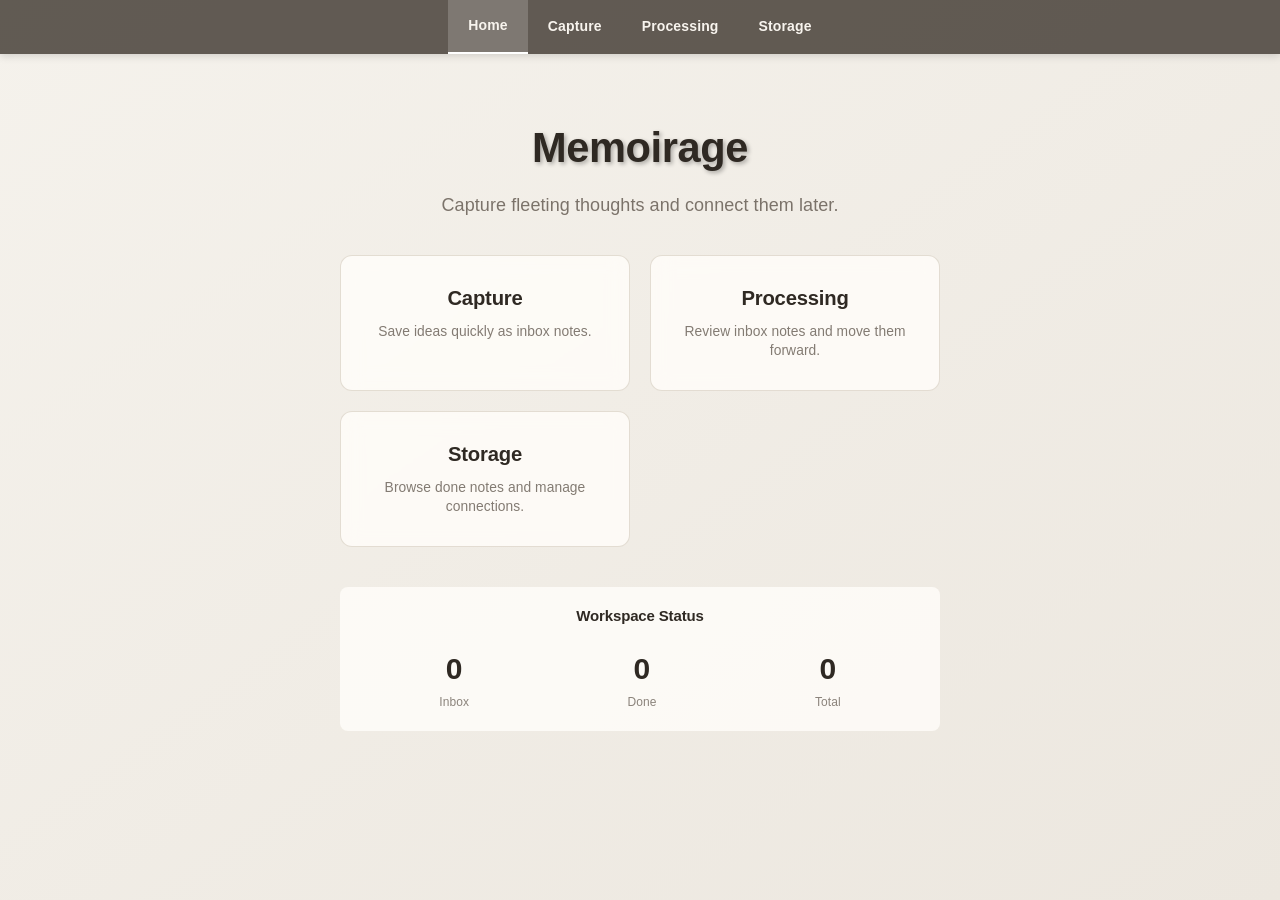
<file: index.html>
﻿<!DOCTYPE html>
<html lang="ko">
<head>
    <meta charset="UTF-8">
    <meta name="viewport" content="width=device-width, initial-scale=1.0">
    <title>Memoirage</title>
    <link rel="icon" href="./favicon.svg" type="image/svg+xml">
    <link rel="stylesheet" href="./app.css">
    <meta name="description" content="Offline-first personal knowledge capture app">
    <meta name="theme-color" content="#7b5e45">

    <link rel="manifest" href="./manifest.json">

    <meta name="apple-mobile-web-app-capable" content="yes">
    <meta name="apple-mobile-web-app-status-bar-style" content="default">
    <meta name="apple-mobile-web-app-title" content="Memoirage">
    <link rel="apple-touch-icon" href="./icon-192.png">

    <script src="./db.js"></script>
    <script src="./app.js" defer></script>
</head>
<body>
    <div id="app-nav"></div>
    <main id="app-root"></main>
</body>
</html>
</file>
<file: app.css>
﻿:root {
    --nav-grad-a: #667eea;
    --nav-grad-b: #764ba2;
}

body {
    background: linear-gradient(135deg, #667eea 0%, #764ba2 100%);
    min-height: 100vh;
    color: #fff;
    margin: 0;
    font-family: -apple-system, BlinkMacSystemFont, "Segoe UI", Roboto, sans-serif;
}

.spa-nav {
    background: rgba(0, 0, 0, 0.15);
    box-shadow: 0 2px 8px rgba(0, 0, 0, 0.15);
    position: sticky;
    top: 0;
    z-index: 100;
}

.spa-nav ul {
    list-style: none;
    margin: 0 auto;
    padding: 0;
    display: flex;
    align-items: center;
    justify-content: center;
    flex-wrap: wrap;
    max-width: 900px;
}

.spa-nav a {
    color: #fff;
    text-decoration: none;
    padding: 15px 20px;
    display: block;
    transition: background 0.3s ease;
    font-size: 14px;
}

.spa-nav a:hover {
    background: rgba(255, 255, 255, 0.1);
}

.spa-nav a.active {
    background: rgba(255, 255, 255, 0.25);
    border-bottom: 2px solid #fff;
}

.container {
    max-width: 640px;
    margin: 20px auto;
    text-align: center;
    padding: 20px;
}

h1 {
    font-size: 2.5em;
    margin-bottom: 10px;
    text-shadow: 2px 2px 4px rgba(0, 0, 0, 0.3);
}

.subtitle {
    font-size: 1.2em;
    margin-bottom: 36px;
    opacity: 0.9;
}

.menu {
    display: grid;
    grid-template-columns: repeat(auto-fit, minmax(220px, 1fr));
    gap: 20px;
    margin-bottom: 40px;
}

.menu-item {
    background: rgba(255, 255, 255, 0.1);
    backdrop-filter: blur(10px);
    border: 1px solid rgba(255, 255, 255, 0.2);
    border-radius: 12px;
    padding: 30px 20px;
    text-decoration: none;
    color: #fff;
    transition: all 0.3s ease;
    display: block;
}

.menu-item:hover {
    background: rgba(255, 255, 255, 0.2);
    transform: translateY(-5px);
    box-shadow: 0 10px 30px rgba(0, 0, 0, 0.2);
}

.menu-item h3 {
    margin: 0 0 10px 0;
    font-size: 1.35em;
}

.menu-item p {
    margin: 0;
    opacity: 0.86;
    font-size: 0.92em;
    line-height: 1.4;
}

.status {
    background: rgba(255, 255, 255, 0.1);
    border-radius: 8px;
    padding: 20px;
    margin-top: 30px;
}

.status h4 {
    margin: 0 0 10px 0;
}

.stats {
    display: flex;
    justify-content: space-around;
    margin-top: 20px;
}

.stat .number {
    font-size: 2em;
    font-weight: bold;
}

.stat .label {
    font-size: 0.8em;
    opacity: 0.8;
}

.install-btn {
    background: #28a745;
    color: #fff;
    border: none;
    padding: 12px 24px;
    border-radius: 6px;
    font-size: 16px;
    cursor: pointer;
    margin-top: 20px;
    display: none;
}

.install-btn:hover {
    background: #218838;
}

.placeholder {
    max-width: 720px;
    margin: 30px auto;
    padding: 24px;
    border-radius: 14px;
    background: rgba(255, 255, 255, 0.12);
    border: 1px solid rgba(255, 255, 255, 0.2);
    text-align: center;
}

.capture-card {
    max-width: 460px;
    margin: 24px auto;
    background: #fff;
    color: #111827;
    padding: 20px;
    border-radius: 10px;
    box-shadow: 0 4px 20px rgba(0, 0, 0, 0.12);
}

.capture-card h2 {
    margin-top: 0;
}

.capture-card textarea {
    width: 100%;
    min-height: 140px;
    padding: 12px;
    border: 1px solid #d6dbe5;
    border-radius: 6px;
    font-size: 15px;
    resize: vertical;
    box-sizing: border-box;
    font-family: inherit;
}

.capture-card button {
    width: 100%;
    margin-top: 10px;
    padding: 12px;
    border: none;
    border-radius: 6px;
    font-size: 15px;
    background: #2e7dff;
    color: #fff;
    cursor: pointer;
}

.capture-card button:hover {
    background: #1e69e6;
}

.capture-card button:disabled {
    background: #9ca3af;
    cursor: not-allowed;
}

.capture-status {
    margin-top: 10px;
    padding: 8px;
    border-radius: 6px;
    text-align: center;
    font-size: 13px;
    display: none;
}

.capture-status.show {
    display: block;
}

.capture-status.success {
    background: #d4edda;
    color: #155724;
}

.capture-status.error {
    background: #f8d7da;
    color: #721c24;
}

.processing-wrap {
    display: flex;
    height: calc(100vh - 48px);
}

.processing-list {
    width: 40%;
    border-right: 1px solid #ddd;
    overflow-y: auto;
    background: #f9f9f9;
    color: #111827;
}

.list-search-wrap {
    position: sticky;
    top: 0;
    z-index: 4;
    padding: 10px 12px;
    border-bottom: 1px solid var(--border);
    background: color-mix(in srgb, var(--surface) 90%, var(--surface-soft) 10%);
}

.list-search-input {
    width: 100%;
    border: 1px solid var(--border);
    border-radius: 8px;
    background: var(--surface);
    color: var(--text-main);
    padding: 8px 10px;
    font-size: 13px;
}

.list-search-meta {
    margin-top: 6px;
    font-size: 11px;
    color: var(--text-muted);
}

.processing-detail {
    flex: 1;
    padding: 20px;
    overflow-y: auto;
    background: #fff;
    color: #111827;
}

.processing-legend {
    border: 1px solid var(--border);
    border-radius: 8px;
    background: var(--surface-soft);
    padding: 10px 12px;
    margin-bottom: 12px;
    font-size: 12px;
    color: var(--text-main);
}

.processing-legend p {
    margin: 4px 0;
}

.processing-item {
    padding: 12px;
    border-bottom: 1px solid #eee;
    cursor: pointer;
    background: #fff;
    display: flex;
    gap: 10px;
}

.processing-item:hover {
    background: #f0f0f0;
}

.processing-item.selected {
    background: #2e7dff;
    color: #fff;
}

.processing-item-content {
    flex: 1;
    min-width: 0;
}

.processing-item-text {
    font-size: 14px;
    white-space: nowrap;
    overflow: hidden;
    text-overflow: ellipsis;
}

.note-tag-row {
    display: flex;
    flex-wrap: wrap;
    gap: 6px;
    margin-top: 6px;
}

.note-tag-chip {
    display: inline-flex;
    align-items: center;
    border-radius: 999px;
    font-size: 10px;
    line-height: 1;
    padding: 4px 7px;
    border: 1px solid color-mix(in srgb, var(--accent) 25%, var(--border) 75%);
    background: color-mix(in srgb, var(--accent-soft) 65%, var(--surface) 35%);
    color: var(--text-main);
}

.note-tag-chip.muted {
    opacity: 0.75;
}

.note-tag-chip.cluster {
    border-color: color-mix(in srgb, var(--accent) 60%, var(--border) 40%);
    background: color-mix(in srgb, var(--accent-soft) 75%, var(--surface) 25%);
}

.processing-item-date {
    font-size: 11px;
    opacity: 0.7;
}

.processing-item-meta {
    display: flex;
    align-items: center;
    gap: 8px;
    margin-top: 4px;
}

.processing-status-chip {
    display: inline-flex;
    align-items: center;
    border-radius: 999px;
    padding: 2px 8px;
    font-size: 10px;
    line-height: 1.2;
    letter-spacing: 0.01em;
    border: 1px solid var(--border);
    color: var(--text-main);
    background: var(--surface-soft);
}

.processing-status-chip.inbox {
    background: #e5e7eb;
    border-color: #cbd5e1;
    color: #1f2937;
}

.processing-status-chip.processing {
    background: #dbeafe;
    border-color: #93c5fd;
    color: #1e3a8a;
}

.processing-delete-mini {
    background: #ff6b6b;
    color: #fff;
    border: none;
    border-radius: 4px;
    padding: 4px 8px;
    font-size: 12px;
    cursor: pointer;
}

.processing-delete-mini:hover {
    opacity: 0.9;
}

.processing-btn-row {
    display: flex;
    gap: 8px;
    margin: 10px 0;
}

.processing-btn {
    border: none;
    border-radius: 6px;
    cursor: pointer;
    font-size: 13px;
    padding: 8px 12px;
    background: var(--surface-soft);
    color: var(--text-main);
}

.processing-btn.primary {
    background: #2e7dff;
    color: #fff;
}

.processing-btn.primary:hover {
    background: #1e69e6;
}

.processing-btn.danger {
    background: #dc3545;
    color: #fff;
    width: 100%;
}

.processing-btn.danger:hover {
    background: #c82333;
}

.processing-note-box {
    border: 1px solid #ddd;
    padding: 12px;
    border-radius: 6px;
    min-height: 100px;
    background: #f9f9f9;
    white-space: pre-wrap;
}

.processing-content-input {
    width: 100%;
    min-height: 120px;
    border: 1px solid var(--border);
    border-radius: 8px;
    padding: 10px 12px;
    background: var(--surface-soft);
    color: var(--text-main);
    margin: 6px 0 10px 0;
    resize: vertical;
}

.processing-status {
    padding: 8px 12px;
    margin-bottom: 12px;
    border-radius: 6px;
    display: none;
}

.processing-status.show {
    display: block;
}

.processing-status.success {
    background: #d4edda;
    color: #155724;
}

.processing-status.error {
    background: #f8d7da;
    color: #721c24;
}

.storage-wrap {
    height: calc(100vh - 48px);
    display: grid;
    grid-template-columns: 280px 1fr 360px;
    background: #fff;
    color: #111827;
}

.storage-panel {
    min-height: 0;
    overflow: auto;
}

.storage-left {
    border-right: 1px solid #e6e6e6;
    background: #f7f8fb;
}

.storage-center {
    position: relative;
    border-right: 1px solid #e6e6e6;
    background: #fff;
}

.storage-right {
    background: #fff;
    padding: 16px;
}

.storage-title {
    font-size: 14px;
    font-weight: 700;
    color: #374151;
    margin: 0;
    padding: 14px 12px;
    border-bottom: 1px solid #e6e6e6;
    background: #fff;
    position: sticky;
    top: 0;
    display: flex;
    align-items: center;
    justify-content: space-between;
    gap: 8px;
}

.advanced-badge {
    display: inline-flex;
    align-items: center;
    margin-left: 8px;
    padding: 2px 7px;
    border-radius: 999px;
    font-size: 10px;
    border: 1px solid var(--border);
    color: var(--text-muted);
    background: var(--surface-soft);
    vertical-align: middle;
}

.storage-advanced-toggle {
    border: 1px solid var(--border);
    border-radius: 999px;
    background: var(--surface-soft);
    color: var(--text-main);
    font-size: 11px;
    padding: 4px 8px;
    line-height: 1;
    cursor: pointer;
    white-space: nowrap;
}

.storage-advanced-toggle[aria-pressed="true"] {
    border-color: color-mix(in srgb, var(--accent) 55%, var(--border) 45%);
    background: color-mix(in srgb, var(--accent-soft) 75%, var(--surface) 25%);
}

.storage-search-wrap {
    top: 46px;
}

.storage-note-item {
    padding: 12px;
    border-bottom: 1px solid #eceef2;
    cursor: pointer;
    background: #fff;
}

.storage-note-item:hover {
    background: #f2f6ff;
}

.storage-note-item.selected {
    background: #eaf1ff;
    border-left: 3px solid #2e7dff;
    padding-left: 9px;
}

.storage-note-content {
    font-size: 13px;
    white-space: nowrap;
    overflow: hidden;
    text-overflow: ellipsis;
}

.storage-note-date {
    margin-top: 6px;
    font-size: 11px;
    color: #6b7280;
}

.storage-graph {
    width: 100%;
    height: 100%;
    overflow: hidden;
}

.storage-graph-svg {
    width: 100%;
    height: 100%;
    display: block;
    background: radial-gradient(circle at 20% 20%, #f9fbff 0%, #fff 70%);
}

.storage-empty {
    padding: 18px;
    color: #6b7280;
    font-size: 13px;
}

.storage-status {
    padding: 10px 12px;
    margin-bottom: 12px;
    border-radius: 6px;
    font-size: 13px;
    display: none;
}

.storage-status.show {
    display: block;
}

.storage-status.success {
    background: #d4edda;
    color: #155724;
}

.storage-status.error {
    background: #f8d7da;
    color: #721c24;
}

.storage-note-box {
    border: 1px solid #e6e6e6;
    border-radius: 8px;
    padding: 12px;
    min-height: 96px;
    font-size: 14px;
    line-height: 1.5;
    background: #fbfcff;
    white-space: pre-wrap;
}

.storage-section-title {
    margin: 18px 0 8px 0;
    font-size: 13px;
    font-weight: 700;
    color: #374151;
}

.storage-link-form {
    display: flex;
    flex-wrap: wrap;
    align-items: center;
    gap: 8px;
    margin-bottom: 10px;
}

.storage-link-help {
    margin: 0 0 10px 0;
    font-size: 12px;
    color: var(--text-muted);
}

.storage-input, .storage-select, .storage-btn {
    border-radius: 6px;
    border: 1px solid #cfd5df;
    padding: 8px 10px;
    font-size: 13px;
}

.storage-input {
    flex: 1 1 220px;
    min-width: 0;
}

.storage-select {
    flex: 0 1 140px;
    min-width: 110px;
}

.storage-link-form .storage-btn {
    flex: 0 0 auto;
    white-space: nowrap;
}

.storage-btn {
    cursor: pointer;
    border: none;
}

.storage-btn.primary {
    background: #2e7dff;
    color: #fff;
}

.storage-btn.danger {
    background: #dc3545;
    color: #fff;
    width: 100%;
    margin-top: 12px;
}

.storage-link-row {
    border: 1px solid #e6e6e6;
    border-radius: 8px;
    padding: 10px;
    margin-bottom: 8px;
    background: #fff;
}

.attachment-row {
    display: flex;
    align-items: center;
    justify-content: space-between;
    gap: 10px;
    border: 1px solid #e6e6e6;
    border-radius: 8px;
    padding: 8px 10px;
    margin-bottom: 8px;
    background: #fff;
}

.attachment-link {
    min-width: 0;
    color: var(--accent);
    text-decoration: none;
    white-space: nowrap;
    overflow: hidden;
    text-overflow: ellipsis;
}

.attachment-link:hover {
    text-decoration: underline;
}

.storage-link-head {
    display: flex;
    align-items: center;
    justify-content: space-between;
    margin-bottom: 4px;
}

.storage-link-type {
    font-size: 11px;
    color: #fff;
    background: #4b5563;
    border-radius: 999px;
    padding: 2px 8px;
}

.storage-link-remove {
    background: transparent;
    color: #dc3545;
    border: 1px solid #f2b3b9;
    padding: 4px 8px;
    border-radius: 6px;
    cursor: pointer;
}

.storage-node {
    cursor: pointer;
    fill: #8fb2ff;
    stroke: #5f86de;
    stroke-width: 2;
    transition: opacity 0.18s ease;
}

.storage-node.selected {
    fill: #2e7dff;
    stroke: #1f5ec0;
    stroke-width: 3;
}

.storage-node.dimmed {
    opacity: 0.4;
}

.storage-edge {
    stroke: #8b95a7;
    stroke-width: 1.6;
    opacity: 0.92;
    transition: opacity 0.18s ease;
}

.storage-edge.muted {
    opacity: 0.22;
}

.storage-edge-label {
    font-size: 10px;
    fill: var(--graph-edge-label);
    pointer-events: none;
    paint-order: stroke;
    stroke: color-mix(in srgb, var(--surface) 85%, transparent 15%);
    stroke-width: 2.2px;
    stroke-linejoin: round;
    font-weight: 620;
}

.storage-edge-label.muted {
    opacity: 0.45;
}

.processing-help-text {
    margin: 0 0 12px 0;
    font-size: 12px;
    color: var(--text-muted);
}

.storage-node-label {
    font-size: 11px;
    fill: var(--graph-node-label);
    pointer-events: none;
    text-anchor: middle;
    paint-order: stroke;
    stroke: color-mix(in srgb, var(--surface) 90%, transparent 10%);
    stroke-width: 2px;
}

.storage-node-label.muted {
    opacity: 0.5;
}

.storage-cluster-legend-bg {
    fill: color-mix(in srgb, var(--surface) 88%, transparent 12%);
    stroke: color-mix(in srgb, var(--border) 80%, transparent 20%);
    stroke-width: 1;
}

.storage-cluster-legend-title {
    fill: var(--text-main);
    font-size: 11px;
    font-weight: 650;
}

.storage-cluster-legend-item {
    fill: var(--text-muted);
    font-size: 10px;
}

/* Theme override: reduce blue fatigue and support light/dark mode */
:root {
    --bg-page: #f5f2ec;
    --bg-page-grad-a: #f5f2ec;
    --bg-page-grad-b: #ece7df;
    --text-main: #2f2923;
    --text-muted: #6f665d;
    --surface: #fffdfa;
    --surface-soft: #f3ede4;
    --border: #d8d0c4;
    --nav-bg: rgba(52, 44, 36, 0.76);
    --accent: #7b5e45;
    --accent-strong: #664b37;
    --accent-soft: #e8ddd0;
    --success-bg: #dce8dc;
    --success-text: #284328;
    --error-bg: #f1ddda;
    --error-text: #5a2922;
    --graph-node-label: #2a221b;
    --graph-edge-label: #5d5247;
}

@media (prefers-color-scheme: dark) {
    :root {
        --bg-page: #1f1c19;
        --bg-page-grad-a: #1f1c19;
        --bg-page-grad-b: #2a2622;
        --text-main: #ece4d9;
        --text-muted: #b7a999;
        --surface: #2c2823;
        --surface-soft: #363029;
        --border: #4a4339;
        --nav-bg: rgba(19, 16, 13, 0.84);
        --accent: #b28a69;
        --accent-strong: #c39b78;
        --accent-soft: #4a3f33;
        --success-bg: #2f4431;
        --success-text: #d9f0dc;
        --error-bg: #4a2e2a;
        --error-text: #ffd8d1;
        --graph-node-label: #f3eadf;
        --graph-edge-label: #d8c7b6;
    }

    .processing-status-chip.inbox {
        background: #4b5563;
        border-color: #6b7280;
        color: #f9fafb;
    }

    .processing-status-chip.processing {
        background: #1e3a8a;
        border-color: #3b82f6;
        color: #eff6ff;
    }
}

body {
    background: linear-gradient(145deg, var(--bg-page-grad-a) 0%, var(--bg-page-grad-b) 100%);
    color: var(--text-main);
    font-family: "SUIT Variable", "Pretendard Variable", "Noto Sans KR", "Segoe UI", Roboto, "Helvetica Neue", Arial, sans-serif;
    font-size: 15px;
    line-height: 1.55;
    letter-spacing: 0.005em;
}

.spa-nav {
    background: var(--nav-bg);
}

.spa-nav a {
    color: #f8f4ee;
    font-weight: 560;
    letter-spacing: 0.01em;
}

.spa-nav a.active {
    background: rgba(255, 255, 255, 0.18);
}

.menu-item,
.status,
.placeholder {
    background: color-mix(in srgb, var(--surface) 84%, transparent 16%);
    border-color: color-mix(in srgb, var(--border) 70%, transparent 30%);
    color: var(--text-main);
}

.subtitle,
.menu-item p,
.stat .label {
    color: var(--text-muted);
}

h1,
h2,
h3,
h4 {
    letter-spacing: -0.01em;
    line-height: 1.25;
}

h1 {
    font-size: clamp(2rem, 5vw, 2.6rem);
    font-weight: 700;
}

h2 {
    font-size: clamp(1.35rem, 2.8vw, 1.8rem);
    font-weight: 670;
}

h3 {
    font-size: 1.02rem;
    font-weight: 640;
}

p,
button,
input,
select,
textarea {
    font: inherit;
}

.capture-card,
.processing-list,
.processing-detail,
.processing-item,
.storage-wrap,
.storage-left,
.storage-center,
.storage-right,
.storage-title,
.storage-link-row,
.storage-note-box {
    background: var(--surface);
    color: var(--text-main);
}

.processing-list,
.storage-left {
    background: var(--surface-soft);
}

.processing-item,
.storage-note-item {
    border-color: var(--border);
}

.processing-item:hover,
.storage-note-item:hover {
    background: color-mix(in srgb, var(--accent-soft) 55%, var(--surface) 45%);
}

.storage-note-item {
    background: var(--surface-soft);
}

.processing-item.selected,
.storage-note-item.selected {
    background: var(--accent-soft);
    border-left-color: var(--accent);
    color: var(--text-main);
}

.capture-card textarea,
.processing-note-box,
.storage-input,
.storage-select,
.storage-note-box {
    border-color: var(--border);
    background: var(--surface-soft);
    color: var(--text-main);
}

.capture-card button,
.processing-btn.primary,
.storage-btn.primary {
    background: var(--accent);
}

.capture-card button:hover,
.processing-btn.primary:hover {
    background: var(--accent-strong);
}

.storage-btn.primary:hover {
    background: var(--accent-strong);
}

.processing-item-date,
.storage-note-date,
.storage-empty,
.storage-edge-label {
    color: var(--text-muted);
}

.storage-note-content {
    font-size: 0.92rem;
    line-height: 1.4;
}

.storage-note-date,
.processing-item-date {
    font-size: 0.73rem;
}

.menu-item h3,
.storage-title,
.storage-section-title {
    font-weight: 650;
}

.processing-item-text,
.capture-card textarea,
.storage-note-box,
.processing-note-box {
    line-height: 1.6;
}

.capture-status.success,
.processing-status.success,
.storage-status.success {
    background: var(--success-bg);
    color: var(--success-text);
}

.capture-status.error,
.processing-status.error,
.storage-status.error {
    background: var(--error-bg);
    color: var(--error-text);
}

.storage-graph-svg {
    background: radial-gradient(circle at 20% 20%, var(--surface-soft) 0%, var(--surface) 72%);
}

.storage-node {
    fill: color-mix(in srgb, var(--accent) 92%, white 8%);
    stroke: var(--accent);
}

.storage-node.selected {
    fill: var(--accent);
    stroke: var(--accent-strong);
}

.app-update-banner {
    position: fixed;
    left: 50%;
    bottom: 16px;
    transform: translateX(-50%) translateY(130%);
    background: color-mix(in srgb, var(--surface) 82%, var(--accent-soft) 18%);
    border: 1px solid var(--border);
    border-radius: 12px;
    padding: 10px 12px;
    display: flex;
    align-items: center;
    gap: 10px;
    box-shadow: 0 10px 24px rgba(0, 0, 0, 0.16);
    z-index: 1200;
    opacity: 0;
    pointer-events: none;
    transition: transform 0.22s ease, opacity 0.22s ease;
}

.app-update-banner.show {
    transform: translateX(-50%) translateY(0);
    opacity: 1;
    pointer-events: auto;
}

.app-update-text {
    font-size: 13px;
    color: var(--text-main);
    white-space: nowrap;
}

.app-update-actions {
    display: flex;
    align-items: center;
    gap: 6px;
}

.app-update-btn {
    border: 1px solid var(--border);
    border-radius: 8px;
    padding: 6px 10px;
    background: var(--surface);
    color: var(--text-main);
    cursor: pointer;
    font-size: 12px;
}

.app-update-btn.primary {
    border-color: transparent;
    background: var(--accent);
    color: #fff;
}

.app-update-btn.primary:hover {
    background: var(--accent-strong);
}

*,
*::before,
*::after {
    box-sizing: border-box;
}

@media (max-width: 1100px) {
    .storage-wrap {
        grid-template-columns: 220px 1fr 320px;
    }
}

@media (max-width: 860px) {
    .processing-wrap {
        flex-direction: column;
        height: auto;
        min-height: calc(100vh - 48px);
    }

    .processing-list {
        width: 100%;
        max-height: 40vh;
        border-right: none;
        border-bottom: 1px solid var(--border);
    }

    .processing-detail {
        min-height: 0;
        padding: 16px;
    }

    .processing-item {
        align-items: flex-start;
    }

    .processing-item-date {
        white-space: nowrap;
    }

    .processing-btn-row {
        flex-wrap: wrap;
    }

    .processing-btn-row .processing-btn {
        flex: 1 1 220px;
    }

    .storage-wrap {
        height: auto;
        min-height: calc(100vh - 48px);
        grid-template-columns: 1fr;
        grid-template-rows: auto minmax(260px, 44vh) auto;
    }

    .storage-left,
    .storage-center {
        border-right: none;
        border-bottom: 1px solid var(--border);
    }

    .storage-left {
        max-height: 34vh;
    }

    .storage-center {
        min-height: 260px;
    }

    .storage-right {
        padding: 14px;
    }
}

@media (max-width: 520px) {
    .spa-nav a {
        padding: 12px 14px;
        font-size: 13px;
    }

    .processing-list {
        max-height: 36vh;
    }

    .processing-detail {
        padding: 14px 12px;
    }

    .processing-item {
        gap: 8px;
        padding: 10px;
    }

    .processing-item-meta {
        gap: 6px;
        flex-wrap: wrap;
    }

    .processing-delete-mini {
        padding: 4px 7px;
    }

    .storage-right {
        padding: 12px;
    }

    .storage-title {
        padding: 12px 10px;
    }

    .storage-advanced-toggle {
        font-size: 10px;
        padding: 4px 7px;
    }

    .storage-link-form {
        gap: 6px;
    }

    .storage-input,
    .storage-select,
    .storage-link-form .storage-btn {
        width: 100%;
        flex: 1 1 100%;
    }

    .app-update-banner {
        width: calc(100% - 18px);
        left: 9px;
        right: 9px;
        bottom: 10px;
        transform: translateY(130%);
        justify-content: space-between;
    }

    .app-update-banner.show {
        transform: translateY(0);
    }

    .app-update-text {
        white-space: normal;
        font-size: 12px;
    }
}

/* ── NoteEvolution 스타일 ── */

.evo-edge {
  stroke: #9b7ec8;
  stroke-width: 1.4;
  opacity: 0.85;
}

.evo-label {
  fill: #9b7ec8;
}

.evo-row {
  border-color: #e5d9f5;
  background: color-mix(in srgb, #f3eaff 60%, var(--surface) 40%);
}

.evo-type {
  background: #7c3aed;
  color: #fff;
}

.evo-type.extends  { background: #0f6e56; }
.evo-type.shrinks  { background: #854f0b; }
.evo-type.decay    { background: #6b3a3a; }

@media (prefers-color-scheme: dark) {
  .evo-row {
    border-color: #4a3560;
    background: color-mix(in srgb, #2e1e4a 60%, var(--surface) 40%);
  }
  .evo-type.extends  { background: #085041; }
  .evo-type.shrinks  { background: #633806; }
  .evo-type.decay    { background: #4a2222; }
}

/* ── 태그 수동 편집 ── */

.tag-editor-wrap {
    display: flex;
    flex-wrap: wrap;
    gap: 6px;
    margin-bottom: 8px;
    min-height: 28px;
}

.tag-removable {
    display: inline-flex;
    align-items: center;
    gap: 4px;
    padding-right: 4px;
}

.tag-remove-btn {
    background: none;
    border: none;
    cursor: pointer;
    font-size: 14px;
    line-height: 1;
    color: var(--text-muted);
    padding: 0 1px;
    border-radius: 50%;
    display: inline-flex;
    align-items: center;
}

.tag-remove-btn:hover {
    color: var(--error-text);
    background: var(--error-bg);
}

.tag-add-form {
    margin-top: 4px;
}

/* ── 검색 힌트 ── */

.search-hint {
    color: var(--text-muted);
    font-size: 10px;
    opacity: 0.8;
}

.search-hint code {
    font-family: var(--font-mono, monospace);
    background: color-mix(in srgb, var(--border) 40%, transparent 60%);
    border-radius: 3px;
    padding: 0 3px;
    font-size: 10px;
}

/* ── attachment 입력 유효성 ── */

.attachment-add-form {
    flex-wrap: wrap;
}

.input-validation-hint {
    font-size: 11px;
    margin: 2px 0 6px;
    min-height: 16px;
    color: transparent;
}

.input-validation-hint.error {
    color: var(--error-text);
}

.input-validation-hint.ok {
    color: var(--success-text);
}

/* ── 클러스터 hull ── */

.cluster-hull {
    pointer-events: none;
}

.cluster-hull-label {
    font-size: 10px;
    font-weight: 600;
    text-anchor: middle;
    pointer-events: none;
    paint-order: stroke;
    stroke: color-mix(in srgb, var(--surface) 90%, transparent 10%);
    stroke-width: 2.5px;
    stroke-linejoin: round;
}

@media (prefers-color-scheme: dark) {
    .cluster-hull {
        fill-opacity: 0.18;
        stroke-opacity: 0.5;
    }
}
</file>
